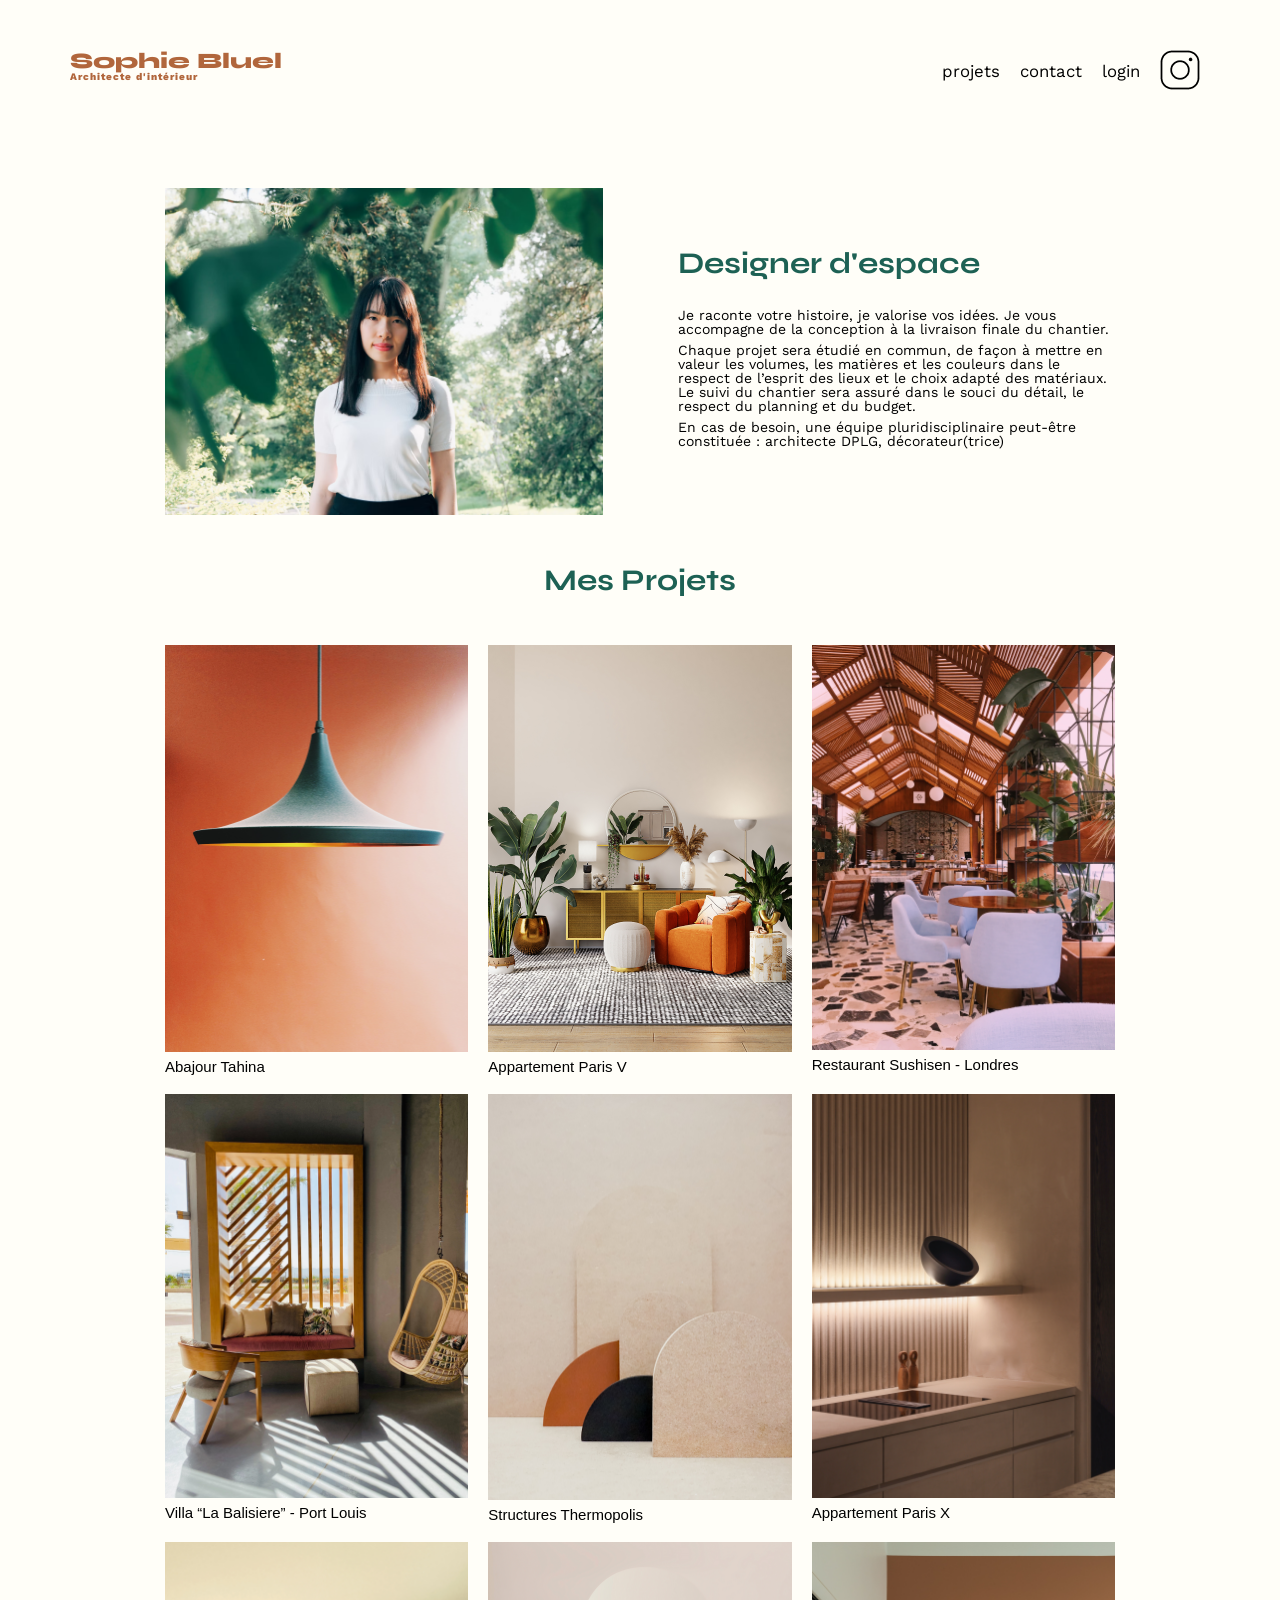
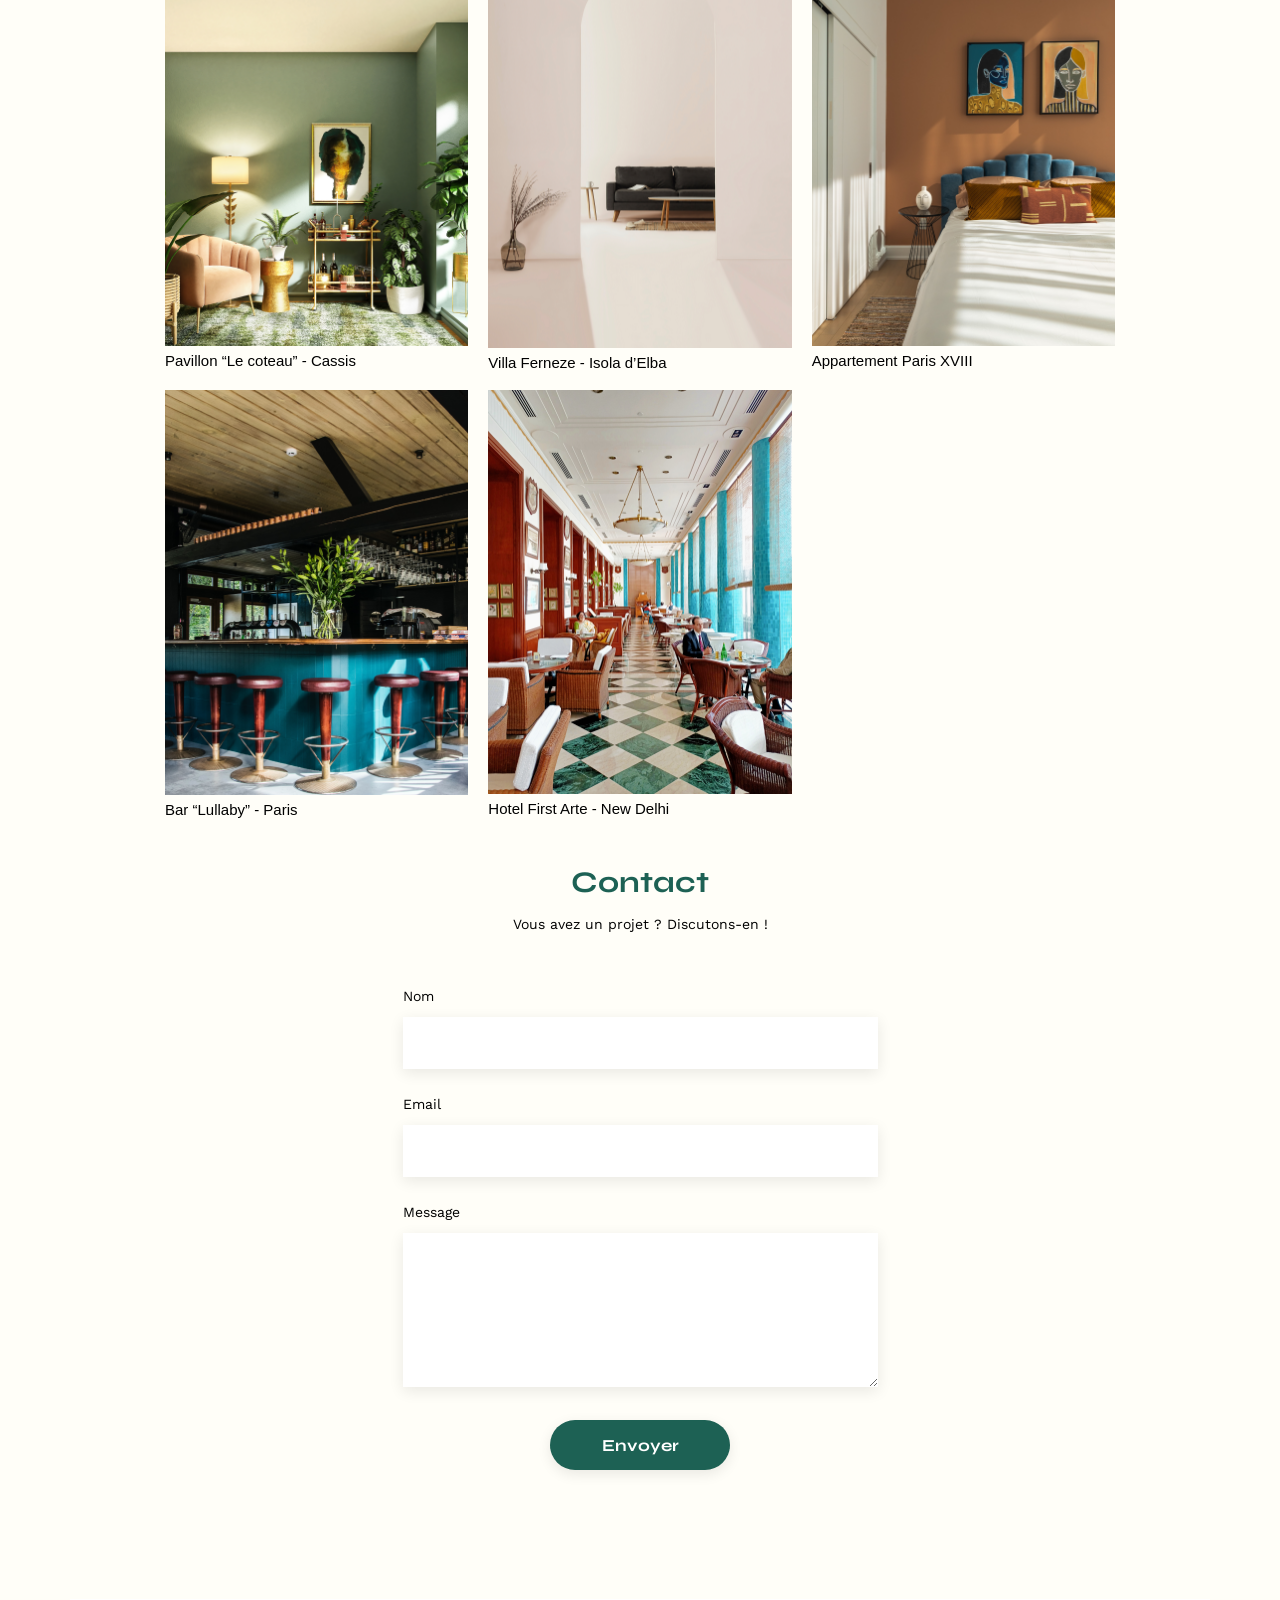
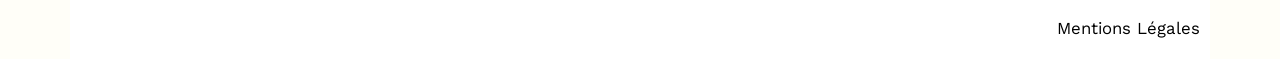
<file: index.html>
<!DOCTYPE html>
<html lang="fr">

<head>
	<meta charset="UTF-8">
	<title>Sophie Bluel - Architecte d'intérieur</title>
	<meta name="viewport" content="width=device-width, initial-scale=1.0">
	<link rel="preconnect" href="https://fonts.googleapis.com">
	<link rel="preconnect" href="https://fonts.gstatic.com" crossorigin>
	<link href="https://fonts.googleapis.com/css2?family=Syne:wght@700;800&family=Work+Sans&display=swap"
		rel="stylesheet">
	<meta name="description" content="">
	<link rel="stylesheet" href="https://cdnjs.cloudflare.com/ajax/libs/font-awesome/6.2.1/css/all.min.css"
		integrity="sha512-MV7K8+y+gLIBoVD59lQIYicR65iaqukzvf/nwasF0nqhPay5w/9lJmVM2hMDcnK1OnMGCdVK+iQrJ7lzPJQd1w=="
		crossorigin="anonymous" referrerpolicy="no-referrer">
	<link rel="stylesheet" href="./assets/style.css">
	<script type="module" src="./scripts/pages/indexPage.js"></script>
</head>

<body>
	<header>
		<h1>Sophie Bluel <span>Architecte d'intérieur</span></h1>
		<nav>
			<ul>
				<li><a href="#portfolio">projets</a></li>
				<li><a href="#contact">contact</a></li>
				<li><a class="js-log js-login" href="./login.html">login</a></li>
				<li><img src="./assets/icons/instagram.png" alt="Instagram"></li>
			</ul>
		</nav>
	</header>
	<main>
		<section id="introduction">
			<figure>
				<img src="./assets/images/sophie-bluel.png" alt="">
			</figure>
			<article>
				<h2>Designer d'espace</h2>
				<p>Je raconte votre histoire, je valorise vos idées. Je vous accompagne de la conception à la livraison
					finale du chantier.</p>
				<p>Chaque projet sera étudié en commun, de façon à mettre en valeur les volumes, les matières et les
					couleurs dans le respect de l’esprit des lieux et le choix adapté des matériaux. Le suivi du
					chantier sera assuré dans le souci du détail, le respect du planning et du budget.</p>
				<p>En cas de besoin, une équipe pluridisciplinaire peut-être constituée : architecte DPLG,
					décorateur(trice)</p>
			</article>
		</section>
		<section id="portfolio">
			<h2>Mes Projets</h2>
			<div class="gallery">
				<figure>
					<img src="assets/images/abajour-tahina.png" alt="Abajour Tahina">
					<figcaption>Abajour Tahina</figcaption>
				</figure>
				<figure>
					<img src="assets/images/appartement-paris-v.png" alt="Appartement Paris V">
					<figcaption>Appartement Paris V</figcaption>
				</figure>
				<figure>
					<img src="assets/images/restaurant-sushisen-londres.png" alt="Restaurant Sushisen - Londres">
					<figcaption>Restaurant Sushisen - Londres</figcaption>
				</figure>
				<figure>
					<img src="assets/images/la-balisiere.png" alt="Villa “La Balisiere” - Port Louis">
					<figcaption>Villa “La Balisiere” - Port Louis</figcaption>
				</figure>
				<figure>
					<img src="assets/images/structures-thermopolis.png" alt="Structures Thermopolis">
					<figcaption>Structures Thermopolis</figcaption>
				</figure>
				<figure>
					<img src="assets/images/appartement-paris-x.png" alt="Appartement Paris X">
					<figcaption>Appartement Paris X</figcaption>
				</figure>
				<figure>
					<img src="assets/images/le-coteau-cassis.png" alt="Pavillon “Le coteau” - Cassis">
					<figcaption>Pavillon “Le coteau” - Cassis</figcaption>
				</figure>
				<figure>
					<img src="assets/images/villa-ferneze.png" alt="Villa Ferneze - Isola d’Elba">
					<figcaption>Villa Ferneze - Isola d’Elba</figcaption>
				</figure>
				<figure>
					<img src="assets/images/appartement-paris-xviii.png" alt="Appartement Paris XVIII">
					<figcaption>Appartement Paris XVIII</figcaption>
				</figure>
				<figure>
					<img src="assets/images/bar-lullaby-paris.png" alt="Bar “Lullaby” - Paris">
					<figcaption>Bar “Lullaby” - Paris</figcaption>
				</figure>
				<figure>
					<img src="assets/images/hotel-first-arte-new-delhi.png" alt="Hotel First Arte - New Delhi">
					<figcaption>Hotel First Arte - New Delhi</figcaption>
				</figure>
			</div>
		</section>
		<section id="contact">
			<h2>Contact</h2>
			<p>Vous avez un projet ? Discutons-en !</p>
			<form action="#" method="post">
				<label for="name">Nom</label>
				<input type="text" name="name" id="name">
				<label for="email">Email</label>
				<input type="email" name="email" id="email">
				<label for="message">Message</label>
				<textarea name="message" id="message" cols="30" rows="10"></textarea>
				<input type="submit" value="Envoyer">
			</form>
		</section>
		<aside id="modalGestion" class="modal" aria-hidden="true" role="dialog" style="display:none">
			<div class="modal-wrapper">
				<h2>Galerie photo</h2>
				<div class="modal-main separator modal-delete-work">
					<!-- Ici seront générés les oeuvres de l'auteur -->
				</div>
				<button class="button js-addWork">Ajouter une photo</button>
			</div>
		</aside>
	</main>

	<footer>
		<nav>
			<ul>
				<li>Mentions Légales</li>
			</ul>
		</nav>
	</footer>
</body>

</html>
</file>
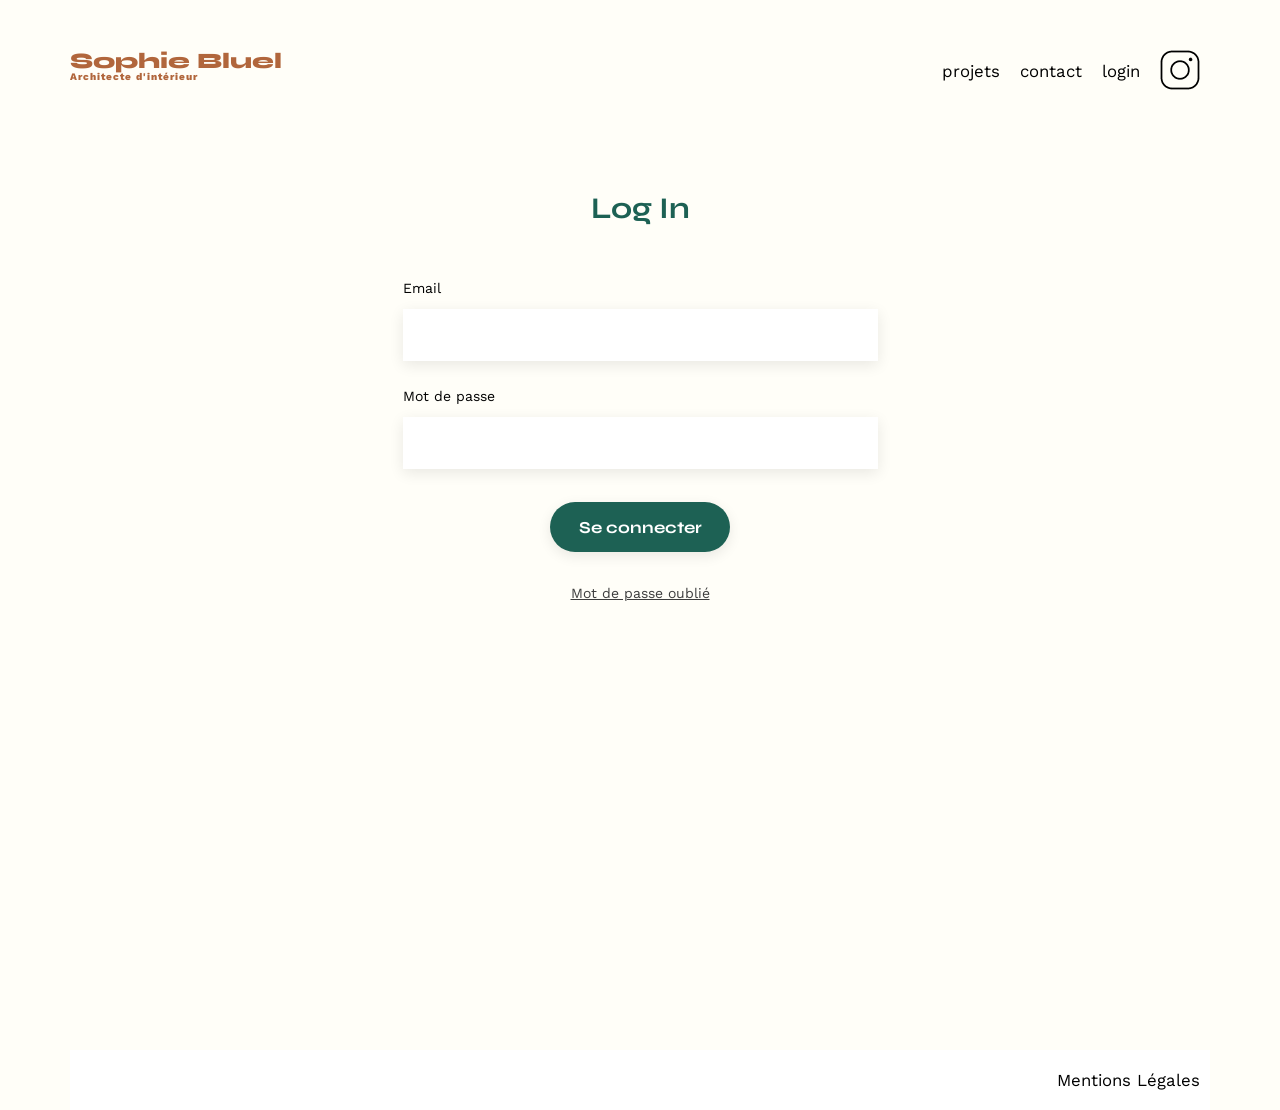
<file: login.html>
<!DOCTYPE html>
<html lang="fr">

<head>
    <meta charset="UTF-8">
    <title>Sophie Bluel - Architecte d'intérieur</title>
    <meta name="viewport" content="width=device-width, initial-scale=1.0">
    <link rel="preconnect" href="https://fonts.googleapis.com">
    <link rel="preconnect" href="https://fonts.gstatic.com" crossorigin>
    <link href="https://fonts.googleapis.com/css2?family=Syne:wght@700;800&family=Work+Sans&display=swap"
        rel="stylesheet">
    <meta name="description" content="">
    <link rel="stylesheet" href="https://cdnjs.cloudflare.com/ajax/libs/font-awesome/6.2.1/css/all.min.css"
        integrity="sha512-MV7K8+y+gLIBoVD59lQIYicR65iaqukzvf/nwasF0nqhPay5w/9lJmVM2hMDcnK1OnMGCdVK+iQrJ7lzPJQd1w=="
        crossorigin="anonymous" referrerpolicy="no-referrer">
    <link rel="stylesheet" href="./assets/style.css">
    <script type="module" src="./scripts/pages/loginPage.js"></script>
</head>

<body>
    <header>
        <h1>Sophie Bluel <span>Architecte d'intérieur</span></h1>
        <nav>
            <ul>
                <li><a href="./index.html#portfolio">projets</a></li>
                <li><a href="./index.html#contact">contact</a></li>
                <li><a class="js-log js-login" href="./login.html">login</a></li>
                <li><img src="./assets/icons/instagram.png" alt="Instagram"></li>
            </ul>
        </nav>
    </header>
    <main>
        <section id="login">
            <h2>Log In</h2>
            <form action="#" method="post" novalidate>
                <label for="email">Email</label>
                <input type="email" name="email" id="email">
                <label for="password">Mot de passe</label>
                <input type="password" name="password" id="password">
                <input type="submit" value="Se connecter">
            </form>
            <a href="#">Mot de passe oublié</a>
        </section>
    </main>

    <footer>
        <nav>
            <ul>
                <li>Mentions Légales</li>
            </ul>
        </nav>
    </footer>
</body>

</html>
</file>
<file: assets/style.css>
/* http://meyerweb.com/eric/tools/css/reset/
   v2.0 | 20110126
   License: none (public domain)
*/

html,
body,
div,
span,
applet,
object,
iframe,
h1,
h2,
h3,
h4,
h5,
h6,
p,
blockquote,
pre,
a,
abbr,
acronym,
address,
big,
cite,
code,
del,
dfn,
em,
img,
ins,
kbd,
q,
s,
samp,
small,
strike,
strong,
sub,
sup,
tt,
var,
b,
u,
i,
center,
dl,
dt,
dd,
ol,
ul,
li,
fieldset,
form,
label,
legend,
table,
caption,
tbody,
tfoot,
thead,
tr,
th,
td,
article,
aside,
canvas,
details,
embed,
figure,
figcaption,
footer,
header,
hgroup,
menu,
nav,
output,
ruby,
section,
summary,
time,
mark,
audio,
video {
	margin: 0;
	padding: 0;
	border: 0;
	font-size: 100%;
	font: inherit;
	vertical-align: baseline;
}

/* HTML5 display-role reset for older browsers */
article,
aside,
details,
figcaption,
figure,
footer,
header,
hgroup,
menu,
nav,
section {
	display: block;
}

body {
	line-height: 1;
	background-color: #FFFEF8;

}

main {
	margin: 95px;
}

a {
	text-decoration: none;
	color: black;
}

ol,
ul {
	list-style: none;
}

blockquote,
q {
	quotes: none;
}

figcaption {
	font-family: sans-serif;
	font-size: 15px;
	margin-top: 5px;
}

blockquote:before,
blockquote:after,
q:before,
q:after {
	content: '';
	content: none;
}

table {
	border-collapse: collapse;
	border-spacing: 0;
}

/** end reset css**/
body {
	position: relative;
	max-width: 1140px;
	margin: auto;
	font-family: 'Work Sans';
	font-size: 14px;
}

header {
	display: flex;
	flex-wrap: wrap;
	justify-content: space-between;
	margin: 50px 0
}

section {
	margin: 50px 0
}

h1 {
	display: flex;
	flex-direction: column;
	font-family: 'Syne';
	font-size: 22px;
	font-weight: 800;
	color: #B1663C
}

h1>span {
	font-family: 'Work Sans';
	font-size: 10px;
	letter-spacing: 0.1em;
	;
}

h2 {
	font-family: 'Syne';
	font-weight: 700;
	font-size: 30px;
	color: #1D6154
}

nav ul {
	display: flex;
	align-items: center;
	list-style-type: none;

}

nav li {
	padding: 0 10px;
	font-size: 1.2em;
}

li:hover {
	color: #B1663C;
}

#introduction {
	display: flex;
	align-items: center;
}

#introduction figure {
	flex: 1
}

#introduction img {
	display: block;
	margin: auto;
	width: 100%;
}

#introduction article {
	flex: 1;
	margin-left: 75px;
}

#introduction h2 {
	margin-bottom: 1em;
}

#introduction p {
	margin-bottom: 0.5em;
}

#portfolio {
	position: relative;
}

#portfolio h2 {
	text-align: center;
	margin-bottom: 50px;
}

/* Gestion des pages en mode édition */
.edit {
	position: absolute;
	top: 9px;
	left: calc(50% + 126px);
	display: flex;
	align-items: flex-end;
	gap: 9px;
}

.logo-edit {
	width: 20px;
}

.black-bar {
	position: fixed;
	top: 0px;
	left: 0px;
	width: 100vw;
	display: flex;
	justify-content: center;
	align-items: center;
	height: 59px;
	background-color: #000000;
	color: #FFFFFF;
	z-index: 1;
}

.black-bar p {
	font-family: sans-serif;
	font-weight: 400;
	font-size: 16px;
}

.padding-top-40 {
	padding-top: 59px;
}

/* Gestion de la modale d'édition*/
.logo {
	background: transparent;
	border: none;
	padding: 0;
	margin: 0;
	cursor: pointer;
	width: 24px;
	height: 24px;
}

.logo-close-cross {
	position: absolute;
	top: 26px;
	right: 30px;
	font-size: 24px;
}

.logo-previous-page {
	position: absolute;
	top: 26px;
	left: 30px;
	font-size: 24px;
}

.separator {
	border-bottom: 1px solid #ccc;
}

.modal {
	position: fixed;
	top: 0;
	left: 0;
	width: 100%;
	height: 100%;
	display: flex;
	align-items: center;
	justify-content: center;
	background-color: rgba(0, 0, 0, 0.3);
}

.modal-wrapper {
	position: relative;
	box-sizing: border-box;
	width: 630px;
	height: 688px;
	max-width: calc(100vw - 50px);
	max-height: calc(100vh - 50px);
	padding: 45px 100px;
	overflow: auto;
	display: flex;
	flex-direction: column;
	align-items: center;
	justify-content: space-between;
	gap: 30px;
	background-color: #FFFFFF;
}

.modal-wrapper h2 {
	margin-top: 20px;
	font-family: sans-serif;
	font-weight: 400;
	font-size: 26px;
	color: #000000;
}

.modal-wrapper .button {
	min-width: 237px;
	font-size: 14px;
	padding: 10px 50px;
}

.modal-main {
	width: 100%;
	height: 75%;
	overflow: auto;
}

.modal-delete-work {
	display: grid;
	grid-template-columns: repeat(5, 1fr);
	gap: 10px;
}

.modal-delete-work figure {
	position: relative;
}

.modal-delete-work img {
	width: 75px;
	object-fit: cover;
}

.modal-post-work,
.modal-post-work div {
	display: flex;
	flex-direction: column;
	justify-content: space-around;
}

.logo-delete-work {
	position: absolute;
	border: none;
	background-color: #000000;
	display: flex;
	justify-content: center;
	align-items: center;
	padding: 0;
	width: 17px;
	height: 17px;
	top: 6px;
	right: 5px;
}

.logo-delete-work i {
	font-size: 0.8em;
	color: white;
}

/* Gestion des filtres de la galerie */
.filter {
	display: flex;
	justify-content: center;
	gap: 10px;
	margin-bottom: 50px;
	width: 100%;
}

.filter-button,
.button {
	display: flex;
	justify-content: center;
	align-items: center;
	font-family: 'Syne', sans-serif;
	font-weight: 700;
	font-size: 16px;
	border-radius: 60px;
	border: 1px solid #1D6154;
	padding: 10px 25px;
	background-color: transparent;
	height: 37px;
	color: #1D6154;
}

.filter-button-selected,
.button {
	background-color: #1D6154;
	color: #FFFFFF;
}

.gallery {
	width: 100%;
	display: grid;
	grid-template-columns: 1fr 1fr 1fr;
	grid-column-gap: 20px;
	grid-row-gap: 20px;
}

.gallery img {
	width: 100%;

}

#contact,
#login {
	width: 50%;
	margin: auto;
	text-align: center;
}

#login {
	margin-top: 100px;
	margin-bottom: 450px;
}

#contact h2,
#login h2 {
	margin-bottom: 20px;
}

#contact form,
#login form,
.modal-post-work form {
	text-align: left;
	margin-top: 30px;
	display: flex;
	flex-direction: column;
}

#contact input,
#login input,
.form-element {
	height: 50px;
	font-size: 1.2em;
	border: none;
	box-shadow: 0px 4px 14px rgba(0, 0, 0, 0.09);
}

#login .error {
	box-shadow: 0px 4px 14px rgba(255, 0, 0);
}

.errorLogin {
	color: rgba(255, 0, 0);
	font-weight: 700;
	padding: 10px 0;
}

.errorText {
	color: rgba(255, 0, 0);
}

.add-photo {
	display: flex;
	flex-direction: column;
	justify-content: center;
	align-items: center;
	width: 100%;
	height: 40%;
	background-color: #E8F1F6;
}

.img-add-photo {
	width: 100%;
	height: 100%;
	object-fit: contain;
}

.info-add-photo {
	size: 10px;
	margin-bottom: 20px;
}

.button-add-image {
	display: flex;
	width: 107px;
	justify-content: center;
	align-items: center;
	font-family: sans-serif;
	font-weight: 700;
	border-radius: 60px;
	padding: 0px 33px;
	background-color: #CBD6DC;
	height: 37px;
	color: #306685;
}

.modal-post-work .button-add-image {
	margin: 0;
}

.categories {
	margin-bottom: 45px;
}

#contact label,
#login label,
.modal-post-work div label {
	margin: 2em 0 1em 0;
}

#contact textarea,
#login textarea {
	border: none;
	box-shadow: 0px 4px 14px rgba(0, 0, 0, 0.09);
}

#login a {
	text-decoration: underline;
	color: #3D3D3D;
}

input[type="submit"] {
	font-family: 'Syne';
	font-weight: 700;
	color: #FFFFFF;
	background-color: #1D6154;
	margin: 2em auto;
	width: 180px;
	text-align: center;
	border-radius: 60px;
}

.disabled {
	background-color: #A7A7A7;
}

.hidden {
	display: none;
}

footer {
	background-color: #FFFFFF;
}

footer nav ul {
	display: flex;
	justify-content: flex-end;
	height: 60px;
	align-items: center;
}
</file>
